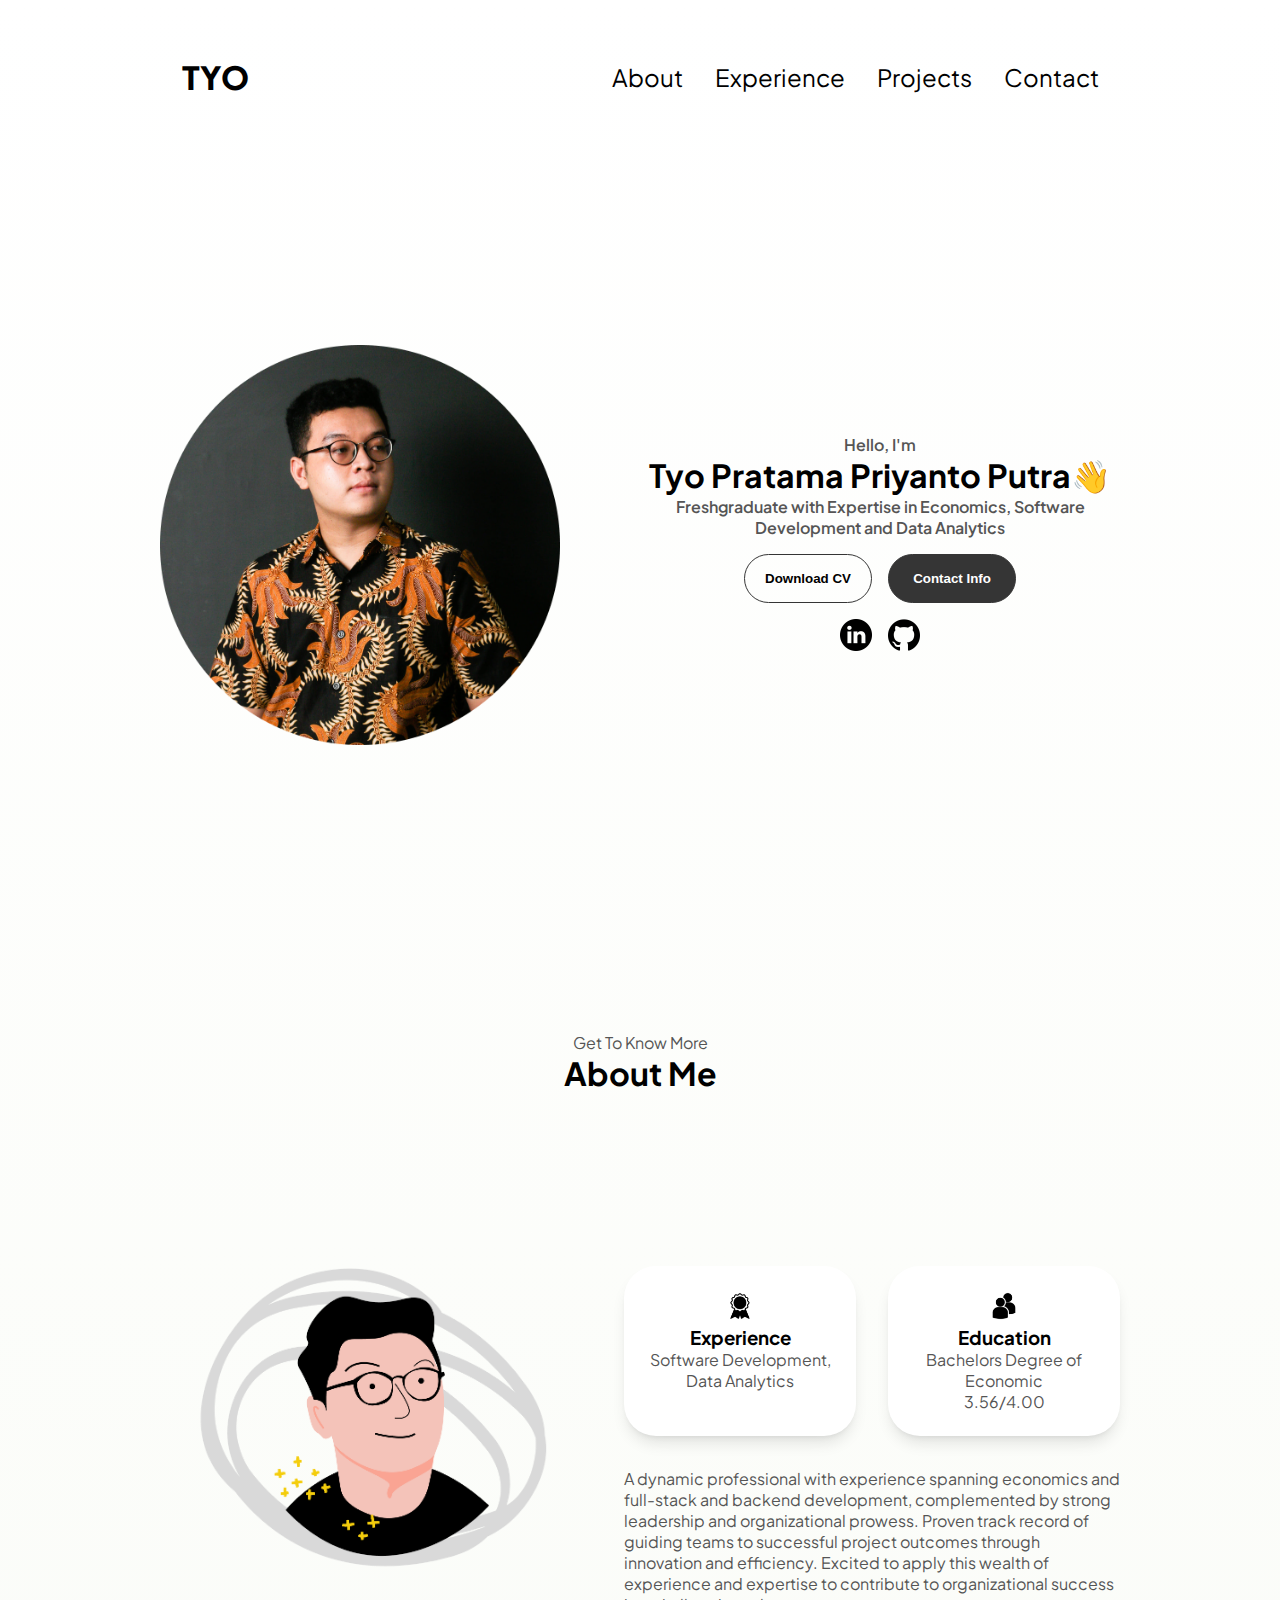
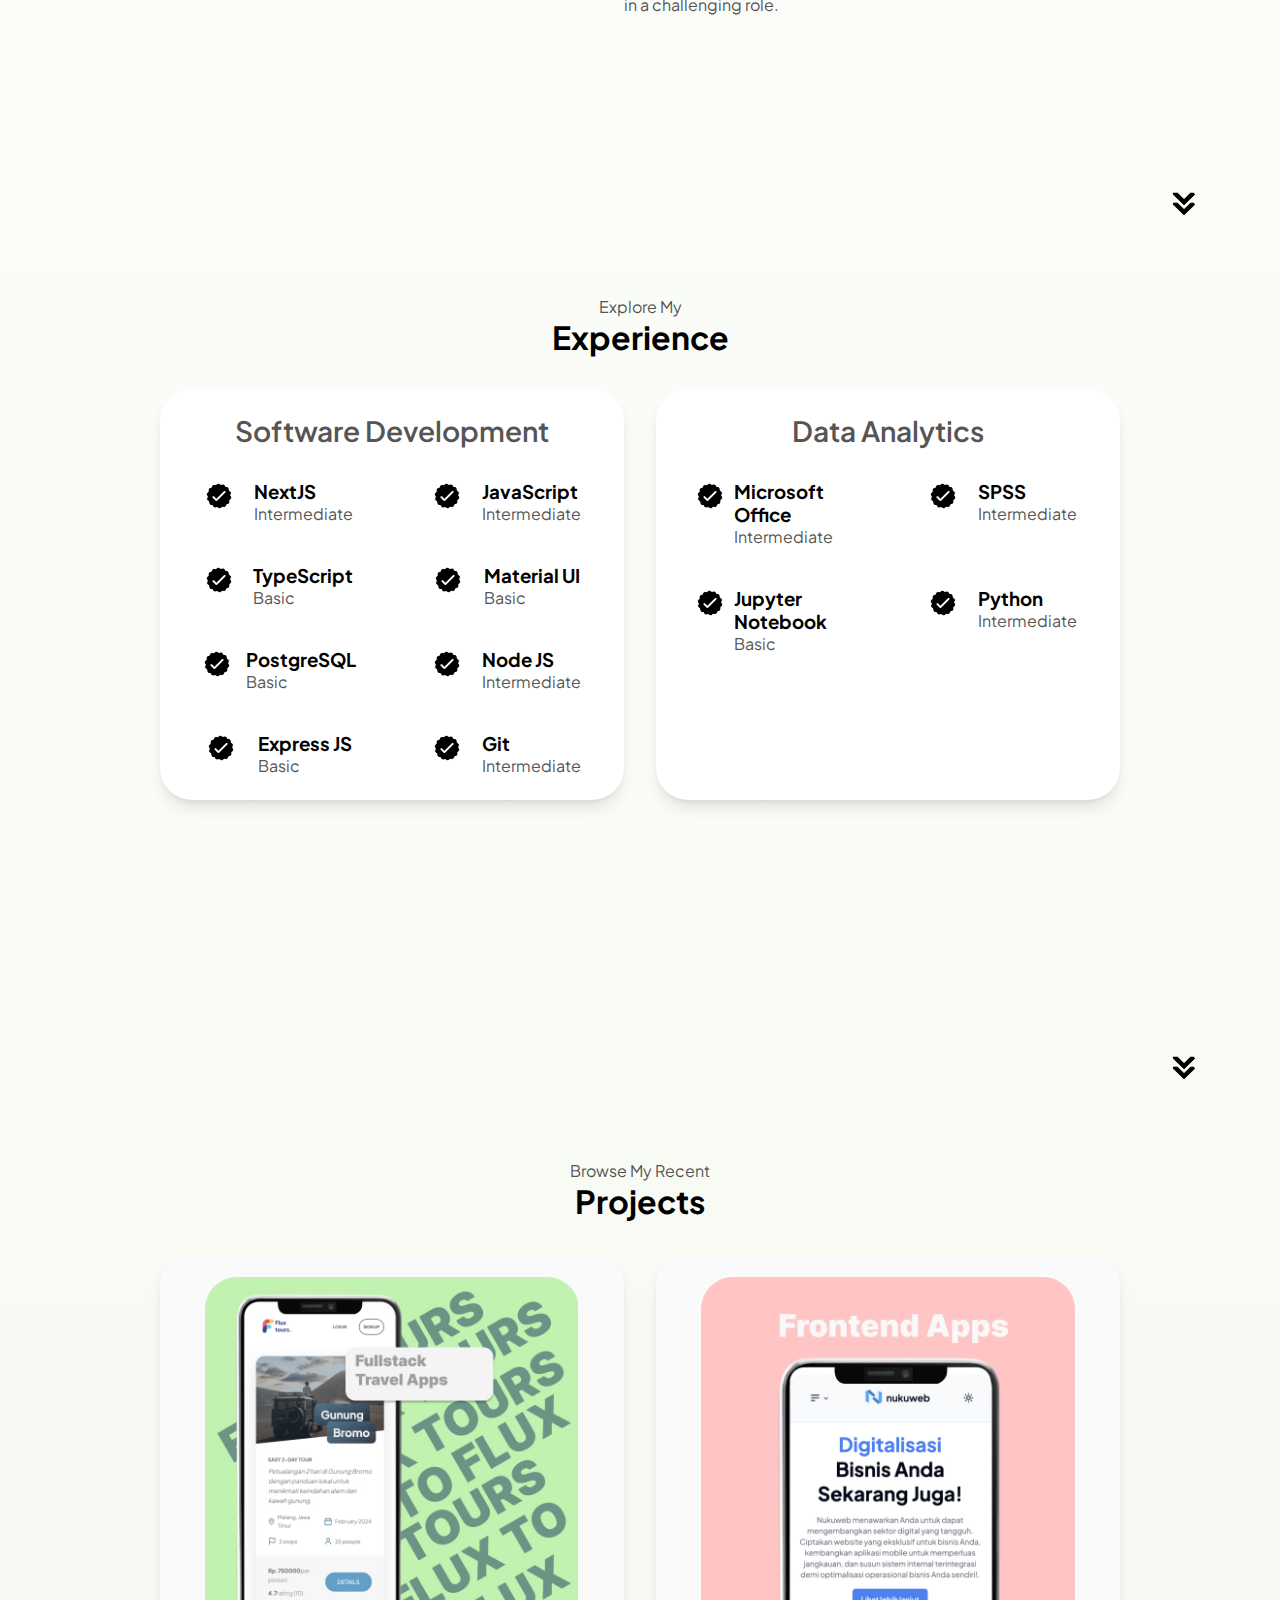
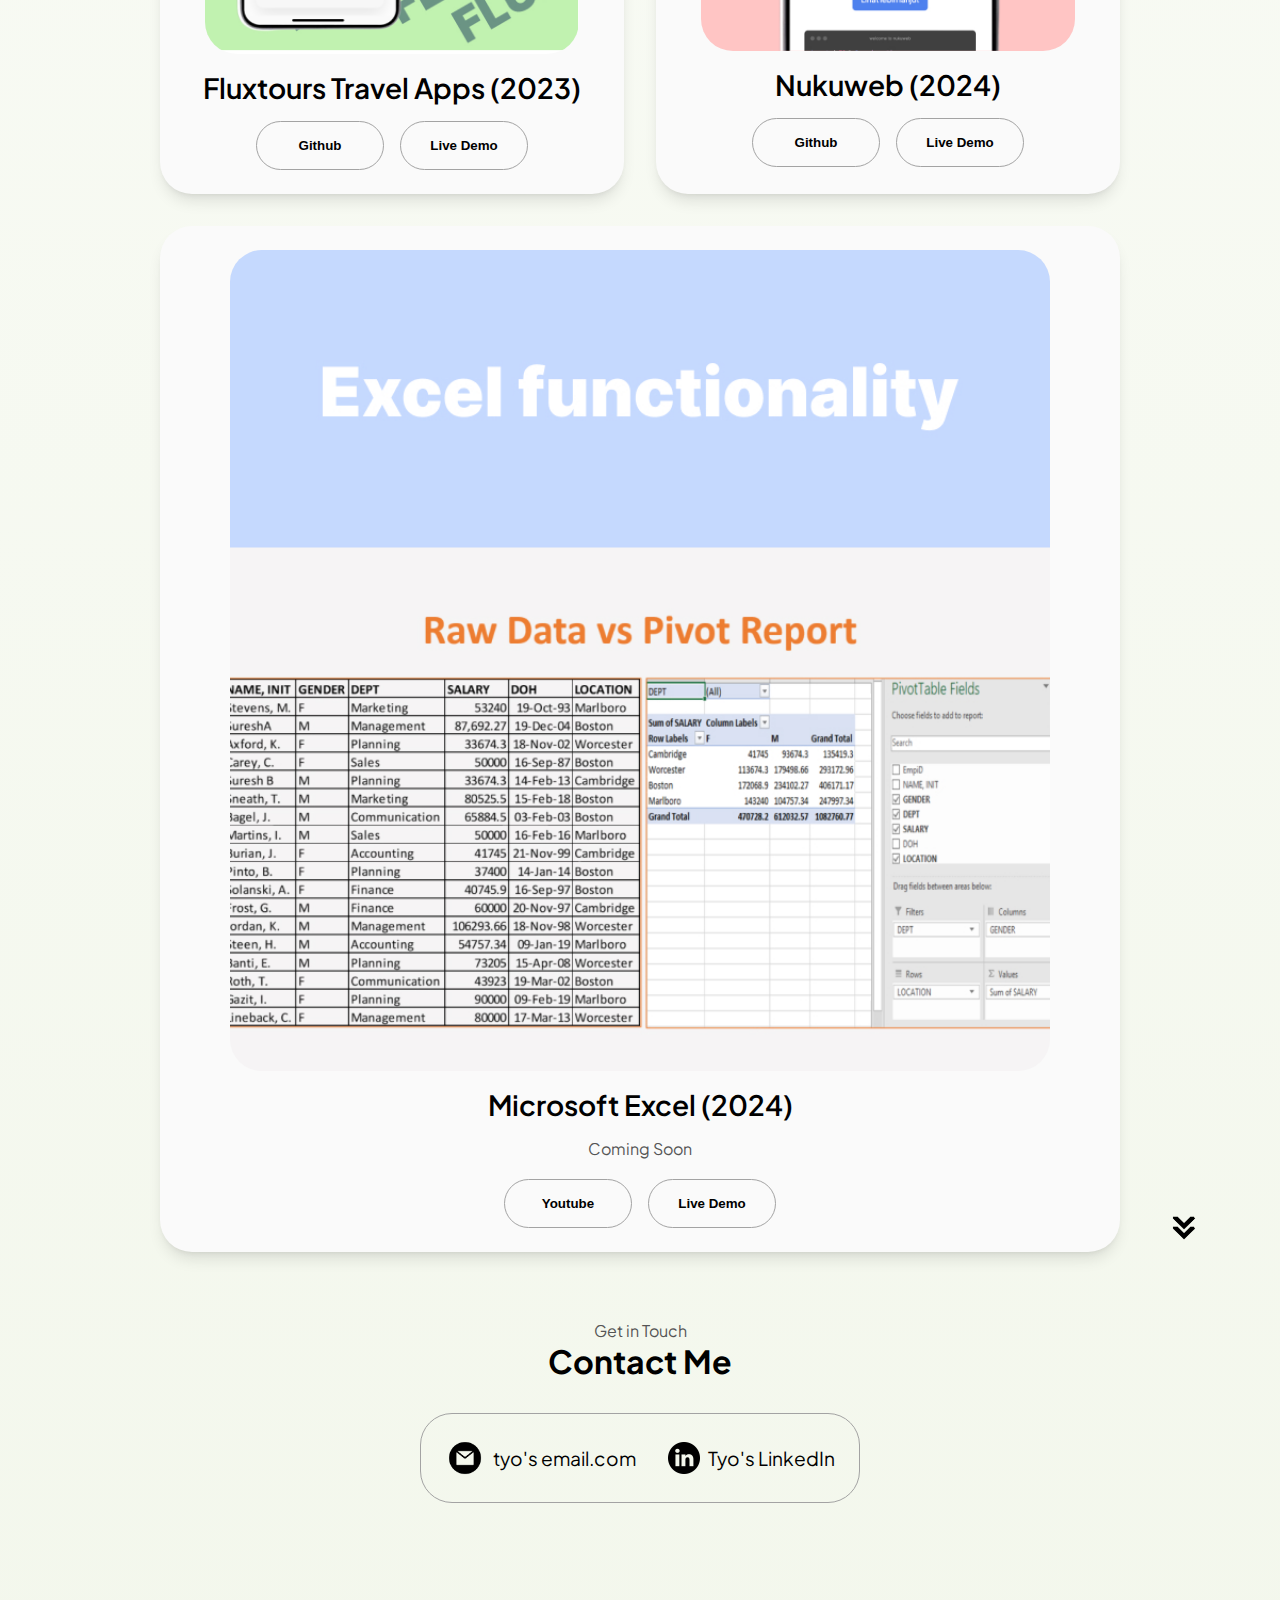
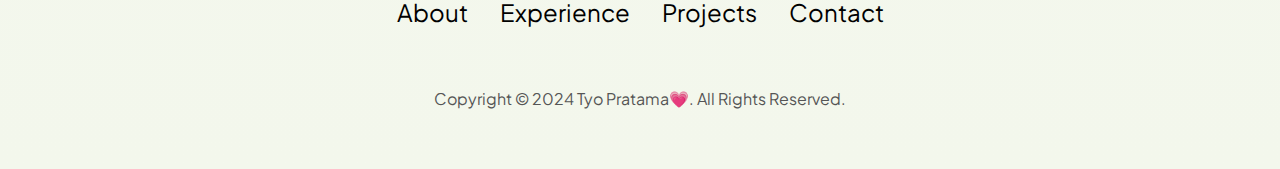
<file: index.html>
<!DOCTYPE html>
<html lang="en">

<head>
  <meta charset="UTF-8" />
  <meta http-equiv="X-UA-Compatible" content="IE=edge" />
  <meta name="viewport" content="width=device-width, initial-scale=1.0" />
  <link rel="preconnect" href="https://fonts.googleapis.com">
  <link rel="preconnect" href="https://fonts.gstatic.com" crossorigin>
  <link href="https://fonts.googleapis.com/css2?family=Plus+Jakarta+Sans:wght@300;400;500;600;700;800&display=swap"
    rel="stylesheet">
  <title>Tyo Pratama</title>
  <link rel="icon" href="./assets/profilpic.png">
  <link rel="stylesheet" href="style.css" />
  <link rel="stylesheet" href="mediaqueries.css" />
</head>

<body>
  <nav id="desktop-nav">
    <div class="logo">TYO</div>
    <div>
      <ul class="nav-links">
        <li><a href="#about">About</a></li>
        <li><a href="#experience">Experience</a></li>
        <li><a href="#projects">Projects</a></li>
        <li><a href="#contact">Contact</a></li>
      </ul>
    </div>
  </nav>
  <nav id="hamburger-nav">
    <div class="logo">TYO</div>
    <div class="hamburger-menu">
      <div class="hamburger-icon" onclick="toggleMenu()">
        <span></span>
        <span></span>
        <span></span>
      </div>
      <div class="menu-links">
        <li><a href="#about" onclick="toggleMenu()">About</a></li>
        <li><a href="#experience" onclick="toggleMenu()">Experience</a></li>
        <li><a href="#projects" onclick="toggleMenu()">Projects</a></li>
        <li><a href="#contact" onclick="toggleMenu()">Contact</a></li>
      </div>
    </div>
  </nav>
  <section id="profile">
    <div class="section__pic-container">
      <img src="./assets/profilpic.png" alt="Tyo profile picture" />
    </div>
    <div class="section__text">
      <p class="section__text__p1">Hello, I'm</p>
      <h1 class="title">Tyo Pratama Priyanto Putra👋</h1>
      <p class="section__text__p2">Freshgraduate with Expertise in Economics, Software Development and Data Analytics
      </p>
      <div class="btn-container">
        <button class="btn btn-color-2" onclick="window.open('./assets/1-myCV.pdf')">
          Download CV
        </button>
        <button class="btn btn-color-1" onclick="location.href='./#contact'">
          Contact Info
        </button>
      </div>
      <div id="socials-container">
        <a href="https://www.linkedin.com/in/tyo-pratama">
          <img src="./assets/linkedin.png" alt="My LinkedIn profile" class="icon" />
        </a>
        <a href="https://github.com/tyoprataama">
          <img src="./assets/github.png" alt="My Github profile" class="icon" />
        </a>
      </div>
    </div>
  </section>
  <section id="about">
    <p class="section__text__p1">Get To Know More</p>
    <h1 class="title">About Me</h1>
    <div class="section-container">
      <div class="section__pic-container">
        <img src="./assets/about.png" alt="Profile picture" class="about-pic" />
      </div>
      <div class="about-details-container">
        <div class="about-containers">
          <div class="details-container">
            <img src="./assets/experience.png" alt="Experience icon" class="icon" />
            <h3>Experience</h3>
            <p>Software Development, Data Analytics</p>
          </div>
          <div class="details-container">
            <img src="./assets/education.png" alt="Education icon" class="icon" />
            <h3>Education</h3>
            <p>Bachelors Degree of Economic<br />3.56/4.00</p>
          </div>
        </div>
        <div class="text-container">
          <p>
            A dynamic professional with experience spanning economics and full-stack and backend development,
            complemented by strong leadership and organizational prowess. Proven track record of guiding teams to
            successful project outcomes through innovation and efficiency. Excited to apply this wealth of experience
            and expertise to contribute to organizational success in a challenging role.
          </p>
        </div>
      </div>
    </div>
    <img src="./assets/arrow.png" alt="Arrow icon" class="icon arrow" onclick="location.href='./#experience'" />
  </section>
  <section id="experience">
    <p class="section__text__p1">Explore My</p>
    <h1 class="title">Experience</h1>
    <div class="experience-details-container">
      <div class="about-containers">
        <div class="details-container">
          <h2 class="experience-sub-title">Software Development</h2>
          <div class="article-container">
            <article>
              <img src="./assets/checkmark.png" alt="Experience icon" class="icon" />
              <div>
                <h3>NextJS</h3>
                <p>Intermediate</p>
              </div>
            </article>
            <article>
              <img src="./assets/checkmark.png" alt="Experience icon" class="icon" />
              <div>
                <h3>JavaScript</h3>
                <p>Intermediate</p>
              </div>
            </article>
            <article>
              <img src="./assets/checkmark.png" alt="Experience icon" class="icon" />
              <div>
                <h3>TypeScript</h3>
                <p>Basic</p>
              </div>
            </article>
            <article>
              <img src="./assets/checkmark.png" alt="Experience icon" class="icon" />
              <div>
                <h3>Material UI</h3>
                <p>Basic</p>
              </div>
            </article>
            <article>
              <img src="./assets/checkmark.png" alt="Experience icon" class="icon" />
              <div>
                <h3>PostgreSQL</h3>
                <p>Basic</p>
              </div>
            </article>
            <article>
              <img src="./assets/checkmark.png" alt="Experience icon" class="icon" />
              <div>
                <h3>Node JS</h3>
                <p>Intermediate</p>
              </div>
            </article>
            <article>
              <img src="./assets/checkmark.png" alt="Experience icon" class="icon" />
              <div>
                <h3>Express JS</h3>
                <p>Basic</p>
              </div>
            </article>
            <article>
              <img src="./assets/checkmark.png" alt="Experience icon" class="icon" />
              <div>
                <h3>Git</h3>
                <p>Intermediate</p>
              </div>
            </article>
          </div>
        </div>
        <div class="details-container">
          <h2 class="experience-sub-title">Data Analytics</h2>
          <div class="article-container">
            <article>
              <img src="./assets/checkmark.png" alt="Experience icon" class="icon" />
              <div>
                <h3>Microsoft Office</h3>
                <p>Intermediate</p>
              </div>
            </article>
            <article>
              <img src="./assets/checkmark.png" alt="Experience icon" class="icon" />
              <div>
                <h3>SPSS</h3>
                <p>Intermediate</p>
              </div>
            </article>
            <article>
              <img src="./assets/checkmark.png" alt="Experience icon" class="icon" />
              <div>
                <h3>Jupyter Notebook</h3>
                <p>Basic</p>
              </div>
            </article>
            <article>
              <img src="./assets/checkmark.png" alt="Experience icon" class="icon" />
              <div>
                <h3>Python</h3>
                <p>Intermediate</p>
              </div>
            </article>
          </div>
        </div>
      </div>
    </div>
    <img src="./assets/arrow.png" alt="Arrow icon" class="icon arrow" onclick="location.href='./#projects'" />
  </section>
  <section id="projects">
    <p class="section__text__p1">Browse My Recent</p>
    <h1 class="title">Projects</h1>
    <div class="experience-details-container">
      <div class="about-containers">
        <div class="details-container color-container">
          <div class="article-container">
            <img src="./assets/flux.jpg" alt="Project 1" class="project-img" />
          </div>
          <h2 class="experience-sub-title project-title">Fluxtours Travel Apps (2023)</h2>
          <div class="btn-container">
            <a href="https://github.com/tyoprataama/flux-tours">
              <button class="btn btn-color-2 project-btn">
                Github
              </button>
            </a>
            <a href="https://fluxtours.vercel.app">
              <button class="btn btn-color-2 project-btn">
                Live Demo
              </button>
            </a>
          </div>
        </div>
        <div class="details-container color-container">
          <div class="article-container">
            <img src="./assets/nuku.jpg" alt="Project 2" class="project-img" />
          </div>
          <h2 class="experience-sub-title project-title">Nukuweb (2024)</h2>
          <div class="btn-container">
            <a href="https://github.com/tyoprataama/nukuweb">
              <button class="btn btn-color-2 project-btn">
                Github
              </button>
            </a>
            <a href="https://nukuweb.vercel.app">
              <button class="btn btn-color-2 project-btn">
                Live Demo
              </button>
            </a>
          </div>
        </div>
        <div class="details-container color-container">
          <div class="article-container">
            <img src="./assets/excel.jpg" alt="Project 3" class="project-img" />
          </div>
          <h2 class="experience-sub-title project-title">Microsoft Excel (2024)</h2>
          <p class="comm">Coming Soon</p>
          <div class="btn-container">
            <a href="./comingsoon.html">
              <button class="btn btn-color-2 project-btn">
                Youtube
              </button>
            </a>
            <a href="./comingsoon.html">
              <button class="btn btn-color-2 project-btn">
                Live Demo
              </button>
            </a>
          </div>
        </div>

        <!-- <div class="comingsoon">
          <h1>~ Coming Soon ~</h1>
          <p>All the project store in my github account, feel free to check it on this <a
              href="https://github.com/tyoprataama" class="blue-span">link</a></p>
        </div> -->
      </div>
    </div>
    <img src="./assets/arrow.png" alt="Arrow icon" class="icon arrow" onclick="location.href='./#contact'" />
  </section>
  <section id="contact">
    <p class="section__text__p1">Get in Touch</p>
    <h1 class="title">Contact Me</h1>
    <div class="contact-info-upper-container">
      <div class="contact-info-container">
        <img src="./assets/email.png" alt="Email icon" class="icon contact-icon email-icon" />
        <p><a href="mailto:tyopriyantoputra@gmail.com">tyo's email.com</a></p>
      </div>
      <div class="contact-info-container">
        <img src="./assets/linkedin.png" alt="LinkedIn icon" class="icon contact-icon" />
        <p><a href="https://www.linkedin.com/in/tyo-pratama/">Tyo's LinkedIn</a></p>
      </div>
    </div>
  </section>
  <footer>
    <nav>
      <div class="nav-links-container">
        <ul class="nav-links">
          <li><a href="#about">About</a></li>
          <li><a href="#experience">Experience</a></li>
          <li><a href="#projects">Projects</a></li>
          <li><a href="#contact">Contact</a></li>
        </ul>
      </div>
    </nav>
    <p>Copyright &#169; 2024 Tyo Pratama💗. All Rights Reserved.</p>
  </footer>
  <script src="script.js"></script>
</body>

</html>
</file>
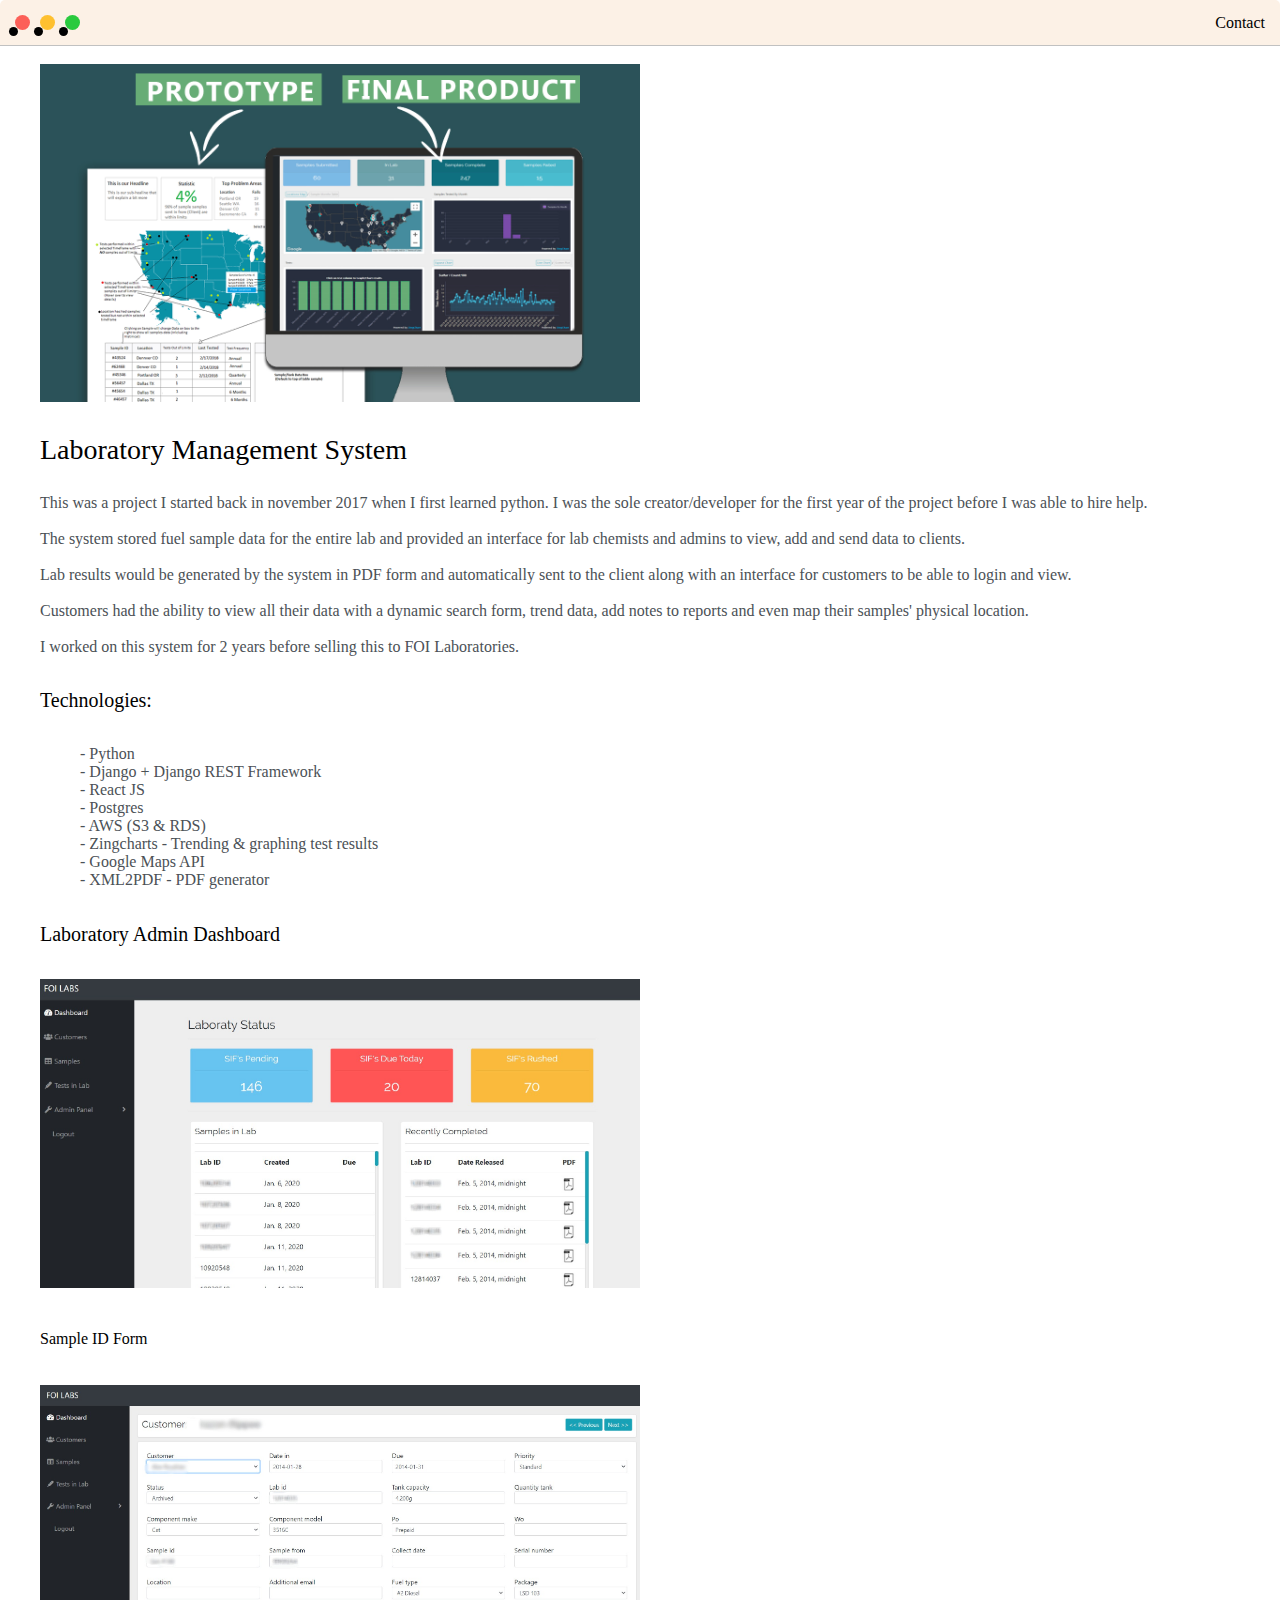
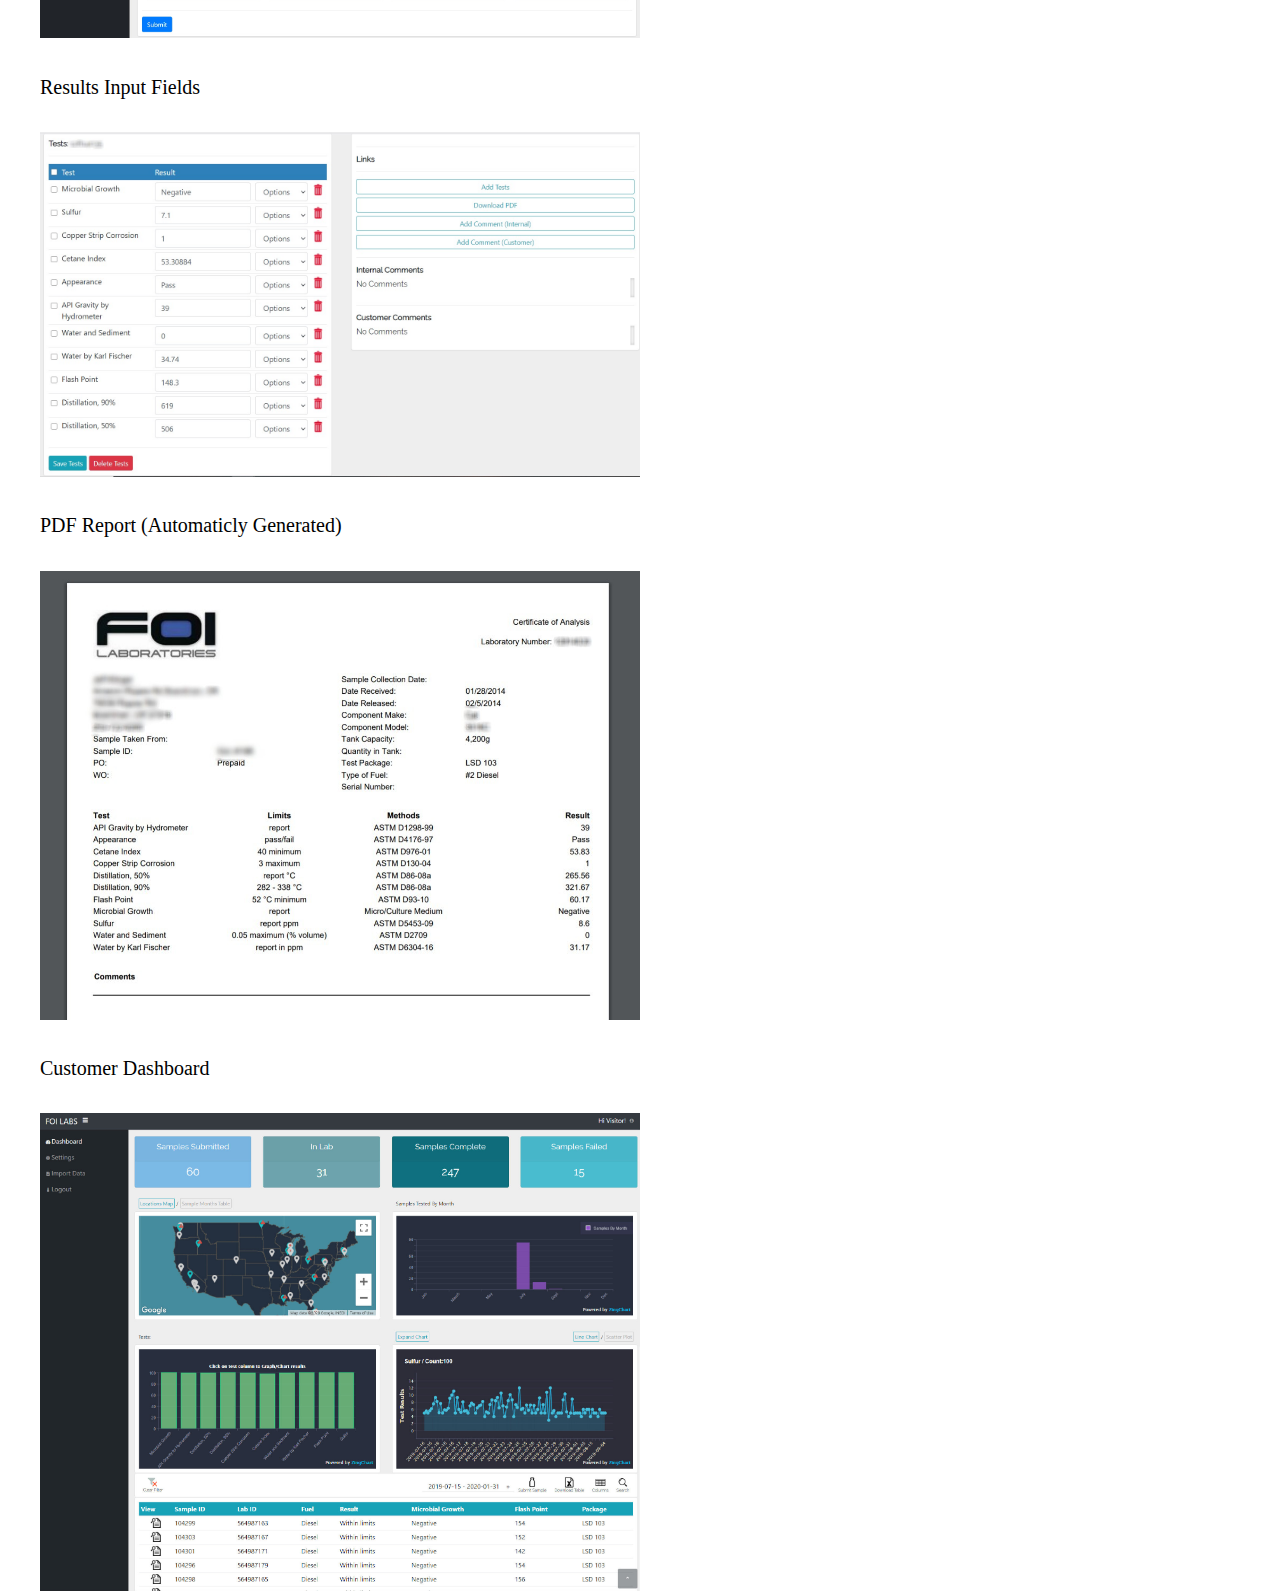
<file: post.html>
<!DOCTYPE html>
<html>
<head>
	<title>Post Name</title>


	<meta name="viewport" content="width=device-width, initial-scale=1, maximum-scale=1, minimum-scale=1" />

	<link href="https://fonts.googleapis.com/css2?family=Russo+One&display=swap" rel="stylesheet">

	<link href="https://fonts.googleapis.com/css2?family=Roboto+Mono:wght@500&display=swap" rel="stylesheet">

	<link rel="stylesheet" type="text/css" href="default.css">


	<style type="text/css">
		.img-container{
			max-width: 600px;
		}

		img{
			width: 100%
		}

	</style>

</head>
<body>
	<div class="nav-wrapper">

		<!-- Link around dots-wrapper added after tutorial video -->
		<a href="index.html">
			<div class="dots-wrapper">
				<div id="dot-1" class="browser-dot"></div>
				<div id="dot-2" class="browser-dot"></div>
				<div id="dot-3" class="browser-dot"></div>
			</div>
		</a>

		<ul id="navigation">
			<li><a href="index.html#contact">Contact</a></li>

		</ul>
	</div>

	<div class="main-container">
		<br>

		<div class="img-container">
			<img src="images/dash.jpg">
		</div>
		
		<h3>Laboratory Management System</h3>

		<p>This was a project I started back in november 2017 when I first learned python. I was the sole creator/developer for the first year of the project before I was able to hire help.
		<br>
		<br>
		The system stored fuel sample data for the entire lab and provided an interface for lab chemists and admins to view, add and send data to clients.
		<br>
		<br>
		Lab results would be generated by the system in PDF form and automatically sent to the client along with an interface for customers to be able to login and view.
		<br>
		<br>
		Customers had the ability to view all their data with a dynamic search form, trend data, add notes to reports and even map their samples' physical location.
		<br>
		<br>
		I worked on this system for 2 years before selling this to FOI Laboratories.</p>

		<h5>Technologies:</h5>
		<ul>
			<li>- Python</li>
			<li>- Django + Django REST Framework</li>
			<li>- React JS</li>
			<li>- Postgres</li>
			<li>- AWS (S3 & RDS)</li>
			<li>- Zingcharts - Trending & graphing test results</li>
			<li>- Google Maps API</li>
			<li>- XML2PDF - PDF generator</li>
		</ul>


		<h5>Laboratory Admin Dashboard</h5>
		<div class="img-container">
			<img src="images/lab-dash.jpg">
		</div>

		<h6>Sample ID Form</h5>
		<div class="img-container">
			<img src="images/sample-form.jpg">
		</div>

		<h5>Results Input Fields</h5>
		<div class="img-container">
			<img src="images/results.jpg">
		</div>

		<h5>PDF Report (Automaticly Generated)</h5>
		<div class="img-container">
			<img src="images/pdf-report.jpg">
		</div>

		<h5>Customer Dashboard</h5>
		<div class="img-container">
			<img src="images/customer-dash.jpg">
		</div>

	</div>

</body>
</html>
</file>
<file: style.css>
/* GENERAL */



* {
  margin: 0;
  padding: 0;
}

body {
  font-family: 'Plus Jakarta Sans',
    sans-serif;
  background-image: linear-gradient(#fff, #F3F7EC);

}

html {
  scroll-behavior: smooth;
}

p {
  color: rgb(85, 85, 85);
}

.comingsoon {
  display: flex;
  flex-direction: column;
  width: 100%;
  text-align: center;
}

.comm {
  margin-bottom: 20px;
}

.comingsoon>p {
  margin-top: 50px;
}

.blue-span {
  color: blue;
  font-weight: 600;
  text-decoration: underline;
}

/* TRANSITION */

a,
.btn {
  transition: all 300ms ease;
}

/* DESKTOP NAV */

nav,
.nav-links {
  display: flex;
}

nav {
  justify-content: space-around;
  align-items: center;
  height: 17vh;
}

.nav-links {
  gap: 2rem;
  list-style: none;
  font-size: 1.5rem;
}

a {
  color: black;
  text-decoration: none;
  text-decoration-color: white;
}

a:hover {
  color: grey;
  text-decoration: underline;
  text-underline-offset: 1rem;
  text-decoration-color: rgb(181, 181, 181);
}

.logo {
  font-size: 2rem;
  font-weight: 800;
}

.logo:hover {
  cursor: default;
}

/* HAMBURGER MENU */

#hamburger-nav {
  display: none;
}

.hamburger-menu {
  position: relative;
  display: inline-block;
}

.hamburger-icon {
  display: flex;
  flex-direction: column;
  justify-content: space-between;
  height: 24px;
  width: 30px;
  cursor: pointer;
}

.hamburger-icon span {
  width: 100%;
  height: 2px;
  background-color: black;
  transition: all 0.3 ease-in-out;
}

.menu-links {
  position: absolute;
  margin-top: 10px;
  top: 100%;
  right: 0;
  background-color: #dce6fa;
  opacity: 70%;
  border-radius: 15px;
  width: 400px;
  max-height: 0;
  overflow: hidden;
  transition: all 0.3 ease-in-out;
}

.menu-links a {
  display: block;
  padding: 20px;
  text-align: center;
  font-size: 1.5rem;
  color: black;
  text-decoration: none;
  transition: all 0.3 ease-in-out;
}

.menu-links li {
  list-style: none;
}

.menu-links.open {
  max-height: 500px;
}

.hamburger-icon.open span:first-child {
  transform: rotate(45deg) translate(10px, 5px);
}

.hamburger-icon.open span:nth-child(2) {
  opacity: 0;
}

.hamburger-icon.open span:last-child {
  transform: rotate(-45deg) translate(10px, -5px);
}

.hamburger-icon span:first-child {
  transform: none;
}

.hamburger-icon span:first-child {
  opacity: 1;
}

.hamburger-icon span:first-child {
  transform: none;
}

/* SECTIONS */

section {
  padding-top: 4vh;
  height: 96vh;
  margin: 0 10rem;
  box-sizing: border-box;
  min-height: fit-content;
}

.section-container {
  display: flex;
}

/* PROFILE SECTION */

#profile {
  display: flex;
  justify-content: center;
  gap: 5rem;
  height: 80vh;
}

.section__pic-container {
  display: flex;
  height: 400px;
  width: 400px;
  background-size: contain;
  background-repeat: no-repeat;
  margin: auto 0;
}


.section__text {
  align-self: center;
  text-align: center;
}

.section__text p {
  font-weight: 600;
}

.section__text__p1 {
  text-align: center;
}

.section__text__p2 {
  font-size: 1rem;
  margin-bottom: 1rem;
}

.title {
  font-size: 2rem;
  text-align: center;
}

#socials-container {
  display: flex;
  justify-content: center;
  margin-top: 1rem;
  gap: 1rem;
}

/* ICONS */

.icon {
  cursor: pointer;
  height: 2rem;
}

/* BUTTONS */

.btn-container {
  display: flex;
  justify-content: center;
  gap: 1rem;
}

.btn {
  font-weight: 600;
  transition: all 300ms ease;
  padding: 1rem;
  width: 8rem;
  border-radius: 2rem;
}

.btn-color-1,
.btn-color-2 {
  border: rgb(53, 53, 53) 0.1rem solid;
}

.btn-color-1:hover,
.btn-color-2:hover {
  cursor: pointer;
}

.btn-color-1,
.btn-color-2:hover {
  background: rgb(53, 53, 53);
  color: white;
}

.btn-color-1:hover {
  background: rgb(0, 0, 0);
}

.btn-color-2 {
  background: none;
}

.btn-color-2:hover {
  border: rgb(255, 255, 255) 0.1rem solid;
}

.btn-container {
  gap: 1rem;
}

/* ABOUT SECTION */

#about {
  position: relative;
}

.about-containers {
  gap: 2rem;
  margin-bottom: 2rem;
  margin-top: 2rem;
}

.about-details-container {
  justify-content: center;
  flex-direction: column;
}

.about-containers,
.about-details-container {
  display: flex;
}

.about-pic {
  border-radius: 2rem;
}

.arrow {
  position: absolute;
  right: -5rem;
  bottom: 2.5rem;
}

.details-container {
  padding: 1.5rem;
  flex: 1;
  background: white;
  border-radius: 2rem;
  box-shadow: 0 10px 15px -3px rgb(0 0 0 / 0.1),
    0 4px 6px -4px rgb(0 0 0 / 0.1);
  text-align: center;
}

.section-container {
  gap: 4rem;
  height: 80%;
}

.section__pic-container {
  height: 400px;
  width: 400px;
  margin: auto 0;
}

/* EXPERIENCE SECTION */

#experience {
  position: relative;
}

.experience-sub-title {
  color: rgb(85, 85, 85);
  font-weight: 600;
  font-size: 1.75rem;
  margin-bottom: 2rem;
}

.experience-details-container {
  display: flex;
  justify-content: center;
  flex-direction: column;
}

.article-container {
  display: flex;
  text-align: initial;
  flex-wrap: wrap;
  flex-direction: row;
  gap: 2.5rem;
  justify-content: space-around;
}

article {
  display: flex;
  width: 10rem;
  justify-content: space-around;
  gap: 0.5rem;
}

article .icon {
  cursor: default;
}

/* PROJECTS SECTION */

#projects {
  position: relative;
}

.color-container {
  border-color: rgb(163, 163, 163);
  background: rgb(250, 250, 250);
}

.project-img {
  border-radius: 2rem;
  width: 90%;
  height: 90%;
}

.project-title {
  margin: 1rem;
  color: black;
}

.project-btn {
  color: black;
  border-color: rgb(163, 163, 163);
}

/* CONTACT */

#contact {
  display: flex;
  justify-content: center;
  flex-direction: column;
  height: 70vh;
}

.contact-info-upper-container {
  display: flex;
  justify-content: center;
  border-radius: 2rem;
  border: rgb(53, 53, 53) 0.1rem solid;
  border-color: rgb(163, 163, 163);
  background: (250, 250, 250);
  margin: 2rem auto;
  padding: 0.5rem;
}

.contact-info-container {
  display: flex;
  align-items: center;
  justify-content: center;
  gap: 0.5rem;
  margin: 1rem;
}

.contact-info-container p {
  font-size: larger;
}

.contact-icon {
  cursor: default;
}

.email-icon {
  height: 2.5rem;
}

/* FOOTER SECTION */

footer {
  height: 26vh;
  margin: 0 1rem;
}

footer p {
  text-align: center;
}
</file>
<file: mediaqueries.css>
@media screen and (max-width: 1400px) {
  #profile {
    height: 83vh;
    margin-bottom: 6rem;
  }

  .about-containers {
    flex-wrap: wrap;
  }

  #contact,
  #projects {
    height: fit-content;
  }
}

@media screen and (max-width: 1200px) {
  #desktop-nav {
    display: none;
  }

  #hamburger-nav {
    display: flex;
  }

  #experience,
  .experience-details-container {
    margin-top: 2rem;
  }

  #profile,
  .section-container {
    display: block;
  }

  .arrow {
    display: none;
  }

  section,
  .section-container {
    height: fit-content;
  }

  section {
    margin: 0 5%;
  }

  .section__pic-container {
    width: 275px;
    height: 275px;
    margin: 0 auto 2rem;
  }

  .about-containers {
    margin-top: 0;
  }
}

@media screen and (max-width: 600px) {

  #contact,
  footer {
    height: 40vh;
  }

  #profile {
    height: 83vh;
    margin-bottom: 0;
  }

  article {
    font-size: 1rem;
  }

  footer nav {
    height: fit-content;
    margin-bottom: 2rem;
  }

  .about-containers,
  .contact-info-upper-container,
  .btn-container {
    flex-wrap: wrap;
  }

  .contact-info-container {
    margin: 0;
  }

  .contact-info-container p,
  .nav-links li a {
    font-size: 1rem;
  }

  .experience-sub-title {
    font-size: 1.25rem;
  }

  .logo {
    font-size: 1.5rem;
  }

  .nav-links {
    flex-direction: column;
    gap: 0.5rem;
    text-align: center;
  }

  .section__pic-container {
    width: auto;
    height: 46vw;
    justify-content: center;
  }

  .section__text__p2 {
    font-size: 1.25rem;
  }

  .title {
    font-size: 1rem;
  }

  .text-container {
    text-align: justify;
  }
}
</file>
<file: default.css>
:root{
	--mainColor:#FCF1E6;
	--secondaryColor:#fff;

	--borderColor:#c1c1c1;

	--mainText:black;
	--secondaryText:#4b5156;

	--themeDotBorder:#24292e;

	--previewBg:rgb(251, 249, 243, 0.8);
	--previewShadow:#FCF1E6;


	--buttonColor:black;


}


html, body{
	padding: 0;
	margin: 0;
	scroll-behavior: smooth;
	font-family: apercu;
}

body *{
	transition: 0.3s;
}


h1, h2, h3, h4, h5, h6, strong{
	color: var(--mainText);
	font-family: apercu;
	font-weight: 500;
}

p, li, span, label, input, textarea{
	color: var(--secondaryText);
	font-family: apercu;
}

a{
	text-decoration: none;
	color:#17a2b8;
}

ul{
	list-style: none;
}

h1 { font-size: 56px;}
h2 { font-size: 36px;}
h3 { font-size: 28px;}
h4 { font-size: 24px;}
h5 { font-size: 20px;}
h6 { font-size: 16px;}


.s1{
	background-color: var(--mainColor);
	border-bottom:1px solid var(--borderColor);
	overflow:auto;
}

.s2{
	background-color: var(--secondaryColor);
	border-bottom:1px solid var(--borderColor);
	overflow:auto;
}




.main-container{
	width: 1200px;
	margin: 0 auto;
}


.greeting-wrapper{
	display: grid;
	text-align: center;
	align-content: center;
	min-height: 10em;

}

.intro-wrapper{
	background-color: var(--secondaryColor);
	border:1px solid var(--borderColor);
	border-radius:5px 5px 0 0;


	-webkit-box-shadow: -1px 1px 3px -1px rgba(0,0,0,0.75);
	-moz-box-shadow: -1px 1px 3px -1px rgba(0,0,0,0.75);
	box-shadow: -1px 1px 3px -1px rgba(0,0,0,0.75);

	display: grid;
	grid-template-columns: 1fr 1fr;
	grid-template-areas: 
		'nav-wrapper nav-wrapper'
		'left-column right-column'
	;
}


.nav-wrapper{
	border-radius:5px 5px 0 0;
	grid-area:nav-wrapper;
	border-bottom: 1px solid var(--borderColor);
	display: flex;
	justify-content: space-between;
	align-items: center;
	background-color: var(--mainColor);
}

#navigation a{
	color:var(--mainText);
}


#navigation{
	margin:0;
	padding: 10px;
}

#navigation li{
	display: inline-block;
	margin-right: 5px;
	margin-left:5px;
}

.dots-wrapper{
	display: flex;
	padding: 10px;
}

#dot-1{
	background-color:  #FC6058;
}

#dot-2{
	background-color:  #FEC02F;
}

#dot-3{
	background-color:  #2ACA3E;
}

.browser-dot{
	background-color: black;
	height: 15px;
	width: 15px;
	border-radius: 50%;
	margin: 5px;

	box-shadow: -9px 9px 0px -3px rgba(0, 0, 0, 1);
	-webkit-box-shadow: -9px 9px 0px -3px rgba(0, 0, 0, 1);
	-moz-box-shadow: -9px 9px 0px -3px rgba(0, 0, 0, 1);

}


.left-column{
	grid-area: left-column;
	padding-top:50px;
	padding-bottom: 50px;
}

#profile_pic{
	display: block;
	margin:0 auto;
	border-radius: 50%;
	height: 200px;
	width: 200px;
	object-fit: cover;
	border:none;
}


#theme-options-wrapper{
	display: flex;
	justify-content: center;
}

.theme-dot{
	height: 30px;
	width: 30px;
	background-color: black;
	border-radius: 50%;

	margin: 5px;
	border:2px solid var(--themeDotBorder);

	-webkit-box-shadow: -1px 1px 3px -1px rgba(0,0,0,0.75);
	-moz-box-shadow: -1px 1px 3px -1px rgba(0,0,0,0.75);
	box-shadow: -1px 1px 3px -1px rgba(0,0,0,0.75);

	cursor: pointer;
}


.theme-dot:hover{
	border-width: 5px;
}


#light-mode{
	background-color: #fff;
}

#blue-mode{
	background-color: #192734;
}

#green-mode{
	background-color: #78866b;
}

#purple-mode{
	background-color: #7E4C74;
}

#settings-note{
	font-size: 12px;
	font-style: italic;
	text-align: center;
}

.right-column{
	grid-area: right-column;
	display: grid;
	align-content: center;

	padding-top: 50px;
	padding-bottom: 50px;
}


#preview-shadow{
	background-color: var(--previewShadow);
	max-width: 300px;
	height: 180px;
	padding-left: 30px;
	padding-top: 30px;
}

#preview{
	width: 300px;
	border:1.5px solid #17a2b8;
	background-color: var(--previewBg);
	padding:15px;
	position: relative;
}

.corner{
	width:7px;
	height: 7px;
	border-radius: 50%;
	border:1.5px solid #17a2b8;
	background-color: #fff;
	position: absolute;
}

#corner-tl{
	top:-5px;
	left: -5px
}

#corner-tr{
	top:-5px;
	right: -5px
}


#corner-br{
	bottom:-5px;
	right: -5px
}


#corner-bl{
	bottom:-5px;
	left: -5px
}

.about-wrapper{
	display: grid;
	grid-template-columns: repeat(auto-fit, minmax(320px, 1fr));
	padding-bottom: 50px;
	padding-top: 50px;
	gap:100px;
}


#skills{
	display: flex;
	justify-content: space-evenly;
	background-color: var(--previewShadow);
}

.comingsoon{
	text-align: center;
	justify-content: center;
	font-weight: 100;
	color: #3514DC;
}
.social-links{
	display: grid;
	align-content: center;
	text-align: center;
}
.social-links a{
	color: #3514DC;
}

#social_img{
	width: 100%;
	border-radius: 50px;
}
.btnnn{
	padding: 10px 15px;
	background-color: #3514DC;
	border: 1px solid #000;
	cursor: pointer;
	margin: 20px 0px;
	justify-content: center;
	text-align: center;
}
.btnnn:hover{
	box-shadow: -9px 9px 0px -3px rgba(0, 0, 0, 1);
	-webkit-box-shadow: -9px 9px 0px -3px rgba(0, 0, 0, 1);
	-moz-box-shadow: -9px 9px 0px -3px rgba(0, 0, 0, 1);
	transition: all 0.5s ease;
	background-color: #fff;
}
.btnnn a{
	color: #fff;
	text-decoration: none;
}
.btnnn:hover a{
	color: #000;
}


.post-wrapper{
	display: grid;
	grid-template-columns: repeat(auto-fit, 320px);
	gap:20px;
	justify-content: center;
	padding-bottom: 50px;
}

.post{
	border:1px solid var(--borderColor);
	-webkit-box-shadow: -2px 7px 21px -9px rgba(0,0,0,0.75);
	-moz-box-shadow: -2px 7px 21px -9px rgba(0,0,0,0.75);
	box-shadow: -2px 7px 21px -9px rgba(0,0,0,0.75);
}

.thumbnail{
	display: block;
	width: 100%;
	height:180px;
	object-fit: cover;
}

.post-preview{
	background-color: #fff;
	padding:15px;
}

.post-title{
	color:black;
	margin: 0;
}

.post-intro{
	color:#4b5156;
	font-size: 14px;
}


#contact-form{
	display: block;
	max-width: 600px;
	margin: 0 auto;
	border: 1px solid var(--borderColor);
	padding: 15px;
	border-radius: 5px;
	background-color: var(--mainColor);
	margin-bottom: 50px;

}

#contact-form label{
	line-height: 2.7em;
}

#contact-form textarea{
	min-height: 100px;
	font-size: 14px;
}


.input-field{
	width: 100%;
	padding-top: 10px;
	padding-bottom:10px; 
	background-color: var(--secondaryColor);
	border-radius: 5px;
	border:1px solid var(--borderColor);
	font-size: 14px;
}


#submit-btn{
	margin-top: 10px;
	width: 100%;
	padding-top: 10px;
	padding-bottom:10px; 
	color: #fff;
	background-color: var(--buttonColor);
	border:none;
}


@media screen and (max-width: 1200px){
	.main-container{
		width: 95%;
	}
}

@media screen and (max-width: 800px){
	.intro-wrapper{
		grid-template-columns: 1fr;
		grid-template-areas: 
			'nav-wrapper'
			'left-column'
			'right-column'
		;
	}

	.right-column{
		justify-content: center;
	}

}

@media screen and (max-width: 400px){
	#preview-shadow{
		max-width: 280px;
		height: 180px;
		padding-left: 10px;
		padding-top: 10px;
	}

	#preview{
		width: 280px;

	}

}
</file>
